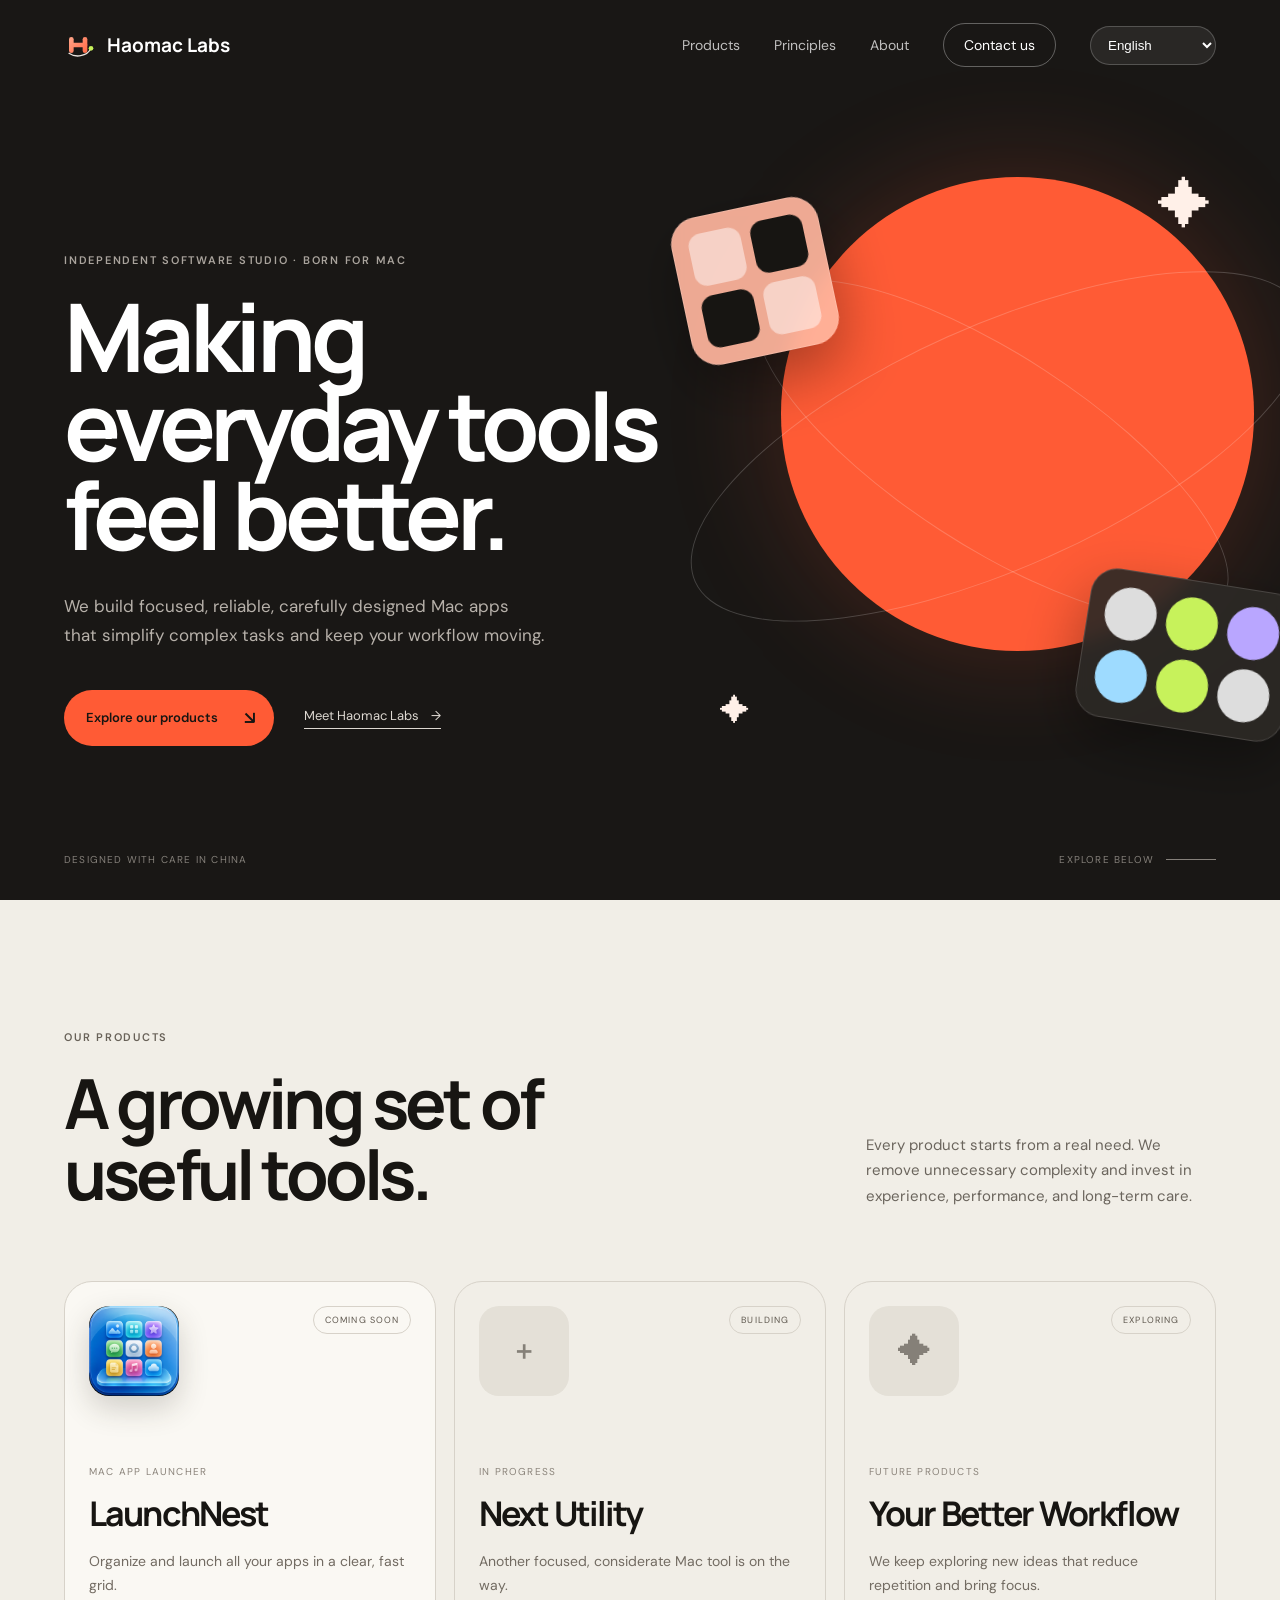
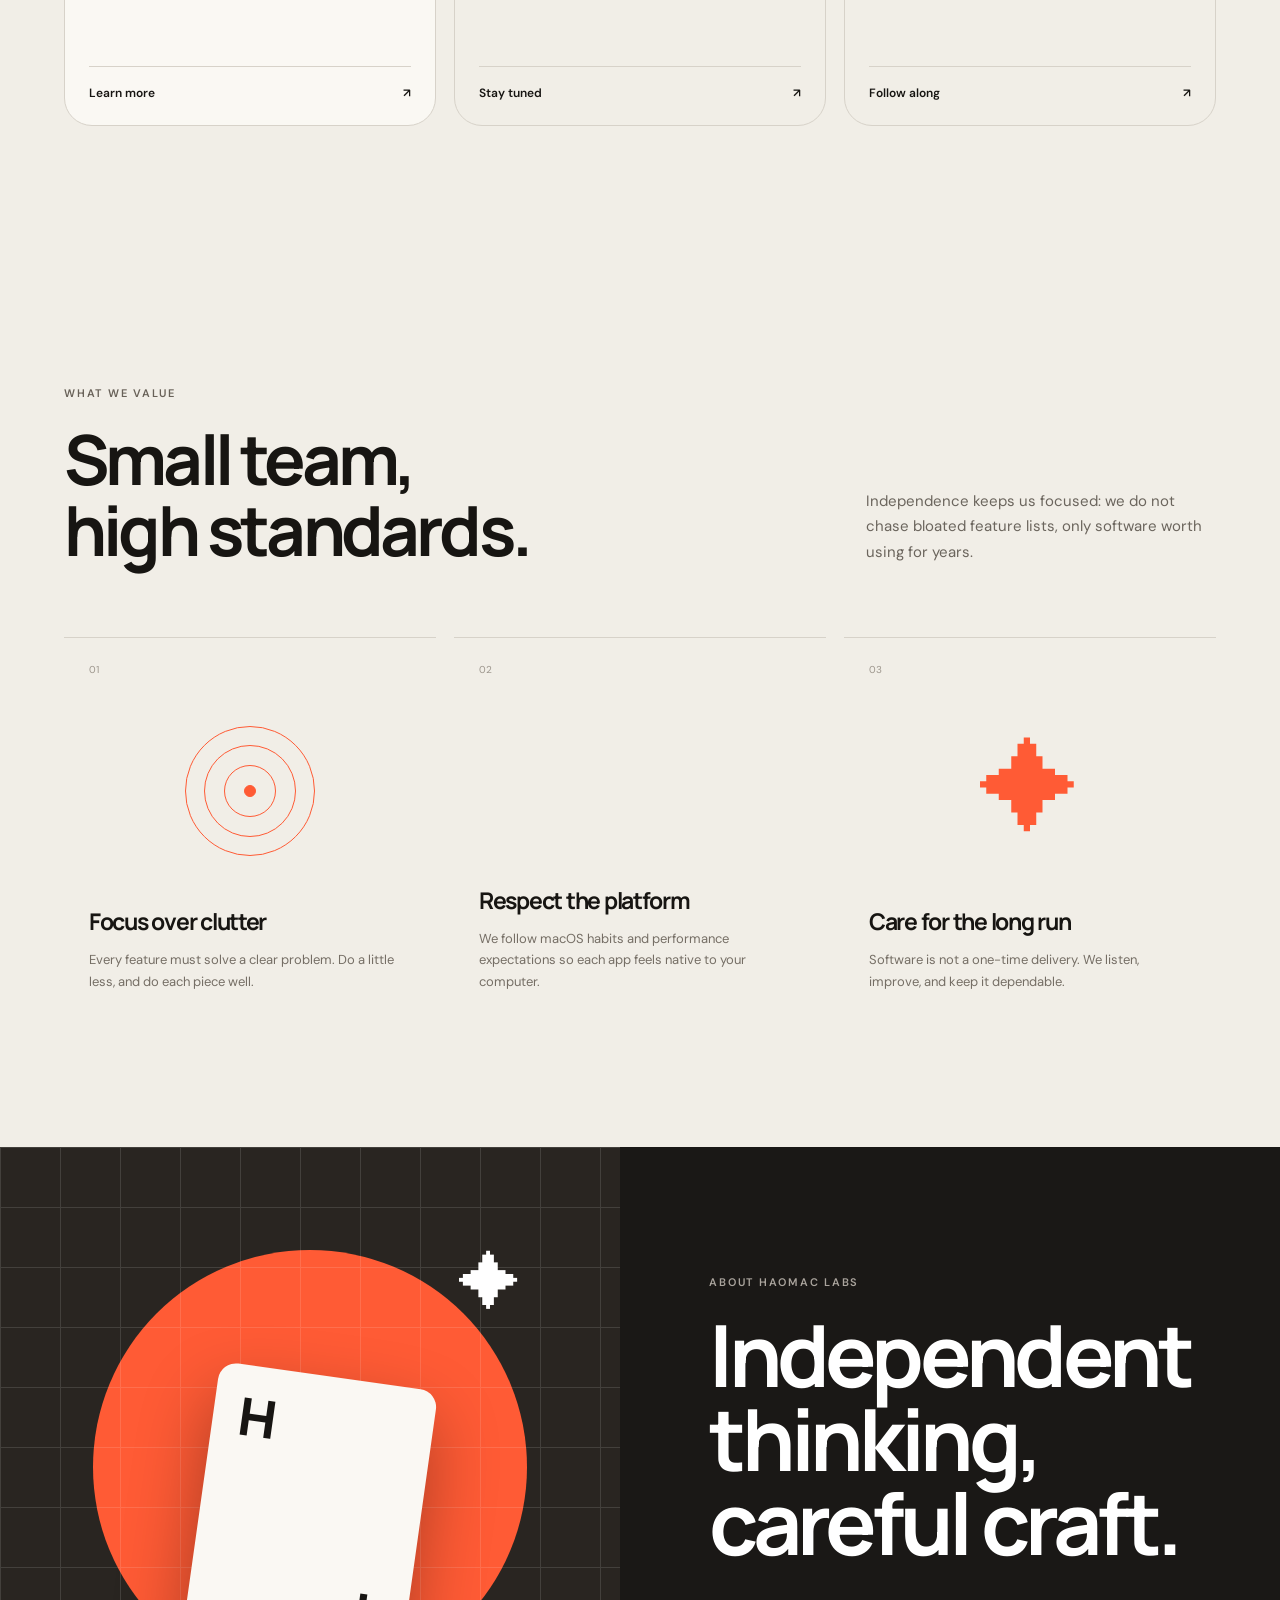
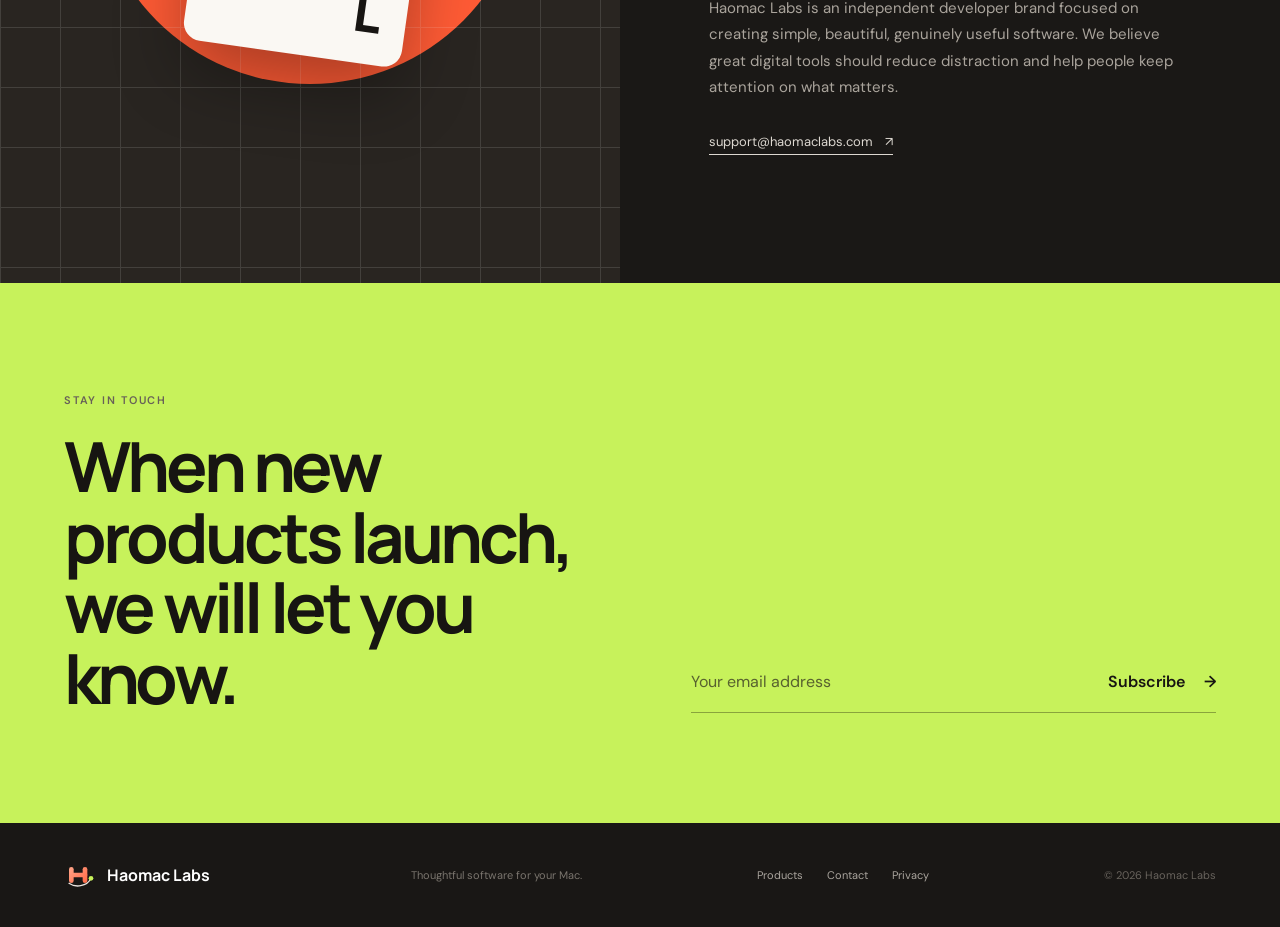
<file: index.html>
<!doctype html>
<html lang="zh-CN">
  <head>
    <meta charset="UTF-8" />
    <meta name="viewport" content="width=device-width, initial-scale=1.0" />
    <meta
      name="description"
      content="Haomac Labs creates focused, thoughtfully designed software for Mac."
    />
    <title>Haomac Labs — Thoughtful software for your Mac</title>
    <link rel="icon" type="image/svg+xml" href="assets/haomac-labs-favicon.svg" />
    <link rel="stylesheet" href="styles.css" />
    <script src="i18n.js?v=20260606c" defer></script>
    <script src="script.js?v=20260606c" defer></script>
  </head>
  <body>
    <header class="site-header">
      <a class="brand" href="#top" aria-label="Haomac Labs 首页">
        <img class="brand-mark" src="assets/haomac-labs-mark.svg" alt="" aria-hidden="true" />
        <span>Haomac Labs</span>
      </a>

      <button class="menu-button" type="button" aria-expanded="false" aria-label="打开菜单">
        <span></span><span></span>
      </button>

      <nav class="site-nav" aria-label="主导航">
        <a href="#products">产品</a>
        <a href="#principles">理念</a>
        <a href="#about">关于</a>
        <a class="nav-pill" href="mailto:support@haomaclabs.com">联系我们</a>
      </nav>
    </header>

    <main id="top">
      <section class="hero">
        <div class="hero-copy">
          <p class="eyebrow light">独立软件工作室 · 为 Mac 而生</p>
          <h1>让日常工具<br />变得更好用。</h1>
          <p class="hero-intro">
            我们打造专注、可靠、精心设计的 Mac 应用，
            让复杂的事情变简单，让你的工作流更流畅。
          </p>
          <div class="hero-actions">
            <a class="button primary" href="#products">探索我们的产品 <span>↘</span></a>
            <a class="text-link light" href="#about">认识 Haomac Labs <span>→</span></a>
          </div>
        </div>

        <div class="hero-art" aria-hidden="true">
          <div class="orbit orbit-one"></div>
          <div class="orbit orbit-two"></div>
          <div class="sun"></div>
          <div class="tile tile-one"><span></span><span></span><span></span><span></span></div>
          <div class="tile tile-two"><i></i><i></i><i></i><i></i><i></i><i></i></div>
          <div class="spark spark-one">✦</div>
          <div class="spark spark-two">✦</div>
        </div>

        <div class="hero-foot">
          <span>Designed with care in China</span>
          <span class="scroll-hint">向下探索 <i></i></span>
        </div>
      </section>

      <section class="section products-section" id="products">
        <div class="section-heading reveal">
          <div>
            <p class="eyebrow">我们的产品</p>
            <h2>一个不断成长的<br />好工具集合。</h2>
          </div>
          <p>
            每款产品都源于真实需求。我们删去不必要的复杂，
            把时间用在体验、性能与长期维护上。
          </p>
        </div>

        <div class="product-grid" id="product-grid"></div>
      </section>

      <section class="section principles-section" id="principles">
        <div class="section-heading reveal">
          <div>
            <p class="eyebrow">我们的坚持</p>
            <h2>小团队，<br />高标准。</h2>
          </div>
          <p>
            独立让我们能够保持专注：不追逐臃肿功能，只构建值得长期使用的软件。
          </p>
        </div>

        <div class="principle-grid">
          <article class="principle-card reveal">
            <span class="principle-number">01</span>
            <div class="principle-symbol symbol-focus"><i></i></div>
            <h3>专注，胜过堆砌</h3>
            <p>每个功能都必须解决明确问题。做得少一点，但把每一点做好。</p>
          </article>
          <article class="principle-card reveal">
            <span class="principle-number">02</span>
            <div class="principle-symbol symbol-native"><i></i><i></i><i></i></div>
            <h3>尊重平台</h3>
            <p>遵循 macOS 的习惯与性能标准，让应用自然融入你的电脑。</p>
          </article>
          <article class="principle-card reveal">
            <span class="principle-number">03</span>
            <div class="principle-symbol symbol-care">✦</div>
            <h3>长期用心维护</h3>
            <p>软件不是一次性交付。我们持续倾听、改进，并保持可靠。</p>
          </article>
        </div>
      </section>

      <section class="about-section" id="about">
        <div class="about-art reveal" aria-hidden="true">
          <div class="about-disc"></div>
          <div class="about-grid"></div>
          <div class="about-star">✦</div>
          <div class="about-card"><span>H</span><span>L</span></div>
        </div>
        <div class="about-copy reveal">
          <p class="eyebrow light">关于 Haomac Labs</p>
          <h2>独立思考，<br />认真创造。</h2>
          <p>
            Haomac Labs 是一个独立开发者品牌，专注于创造简单、漂亮且真正实用的软件。
            我们相信，优秀的数字工具应当减少干扰，帮助人们把注意力留给重要的事。
          </p>
          <a class="text-link light" href="mailto:support@haomaclabs.com">
            support@haomaclabs.com <span>↗</span>
          </a>
        </div>
      </section>

      <section class="newsletter-section">
        <div>
          <p class="eyebrow">保持联系</p>
          <h2>新品发布时，<br />我们告诉你。</h2>
        </div>
        <form class="newsletter-form">
          <label class="sr-only" for="email">邮箱地址</label>
          <input id="email" type="email" placeholder="你的邮箱地址" required />
          <button type="submit">订阅动态 <span>→</span></button>
          <p class="form-status" aria-live="polite"></p>
        </form>
      </section>
    </main>

    <footer>
      <a class="brand footer-brand" href="#top">
        <img class="brand-mark" src="assets/haomac-labs-mark.svg" alt="" aria-hidden="true" />
        <span>Haomac Labs</span>
      </a>
      <p>Thoughtful software for your Mac.</p>
      <div class="footer-links">
        <a href="#products">产品</a>
        <a href="mailto:support@haomaclabs.com">联系</a>
        <a href="privacy.html">隐私</a>
      </div>
      <span class="copyright">© <span id="year"></span> Haomac Labs</span>
    </footer>

    <template id="product-card-template">
      <article class="product-card reveal">
        <div class="product-top">
          <img class="product-icon" alt="" />
          <span class="product-status"></span>
        </div>
        <div>
          <p class="product-category"></p>
          <h3 class="product-name"></h3>
          <p class="product-description"></p>
        </div>
        <a class="product-link"><span class="product-link-text"></span><span>↗</span></a>
      </article>
    </template>
  </body>
</html>
</file>
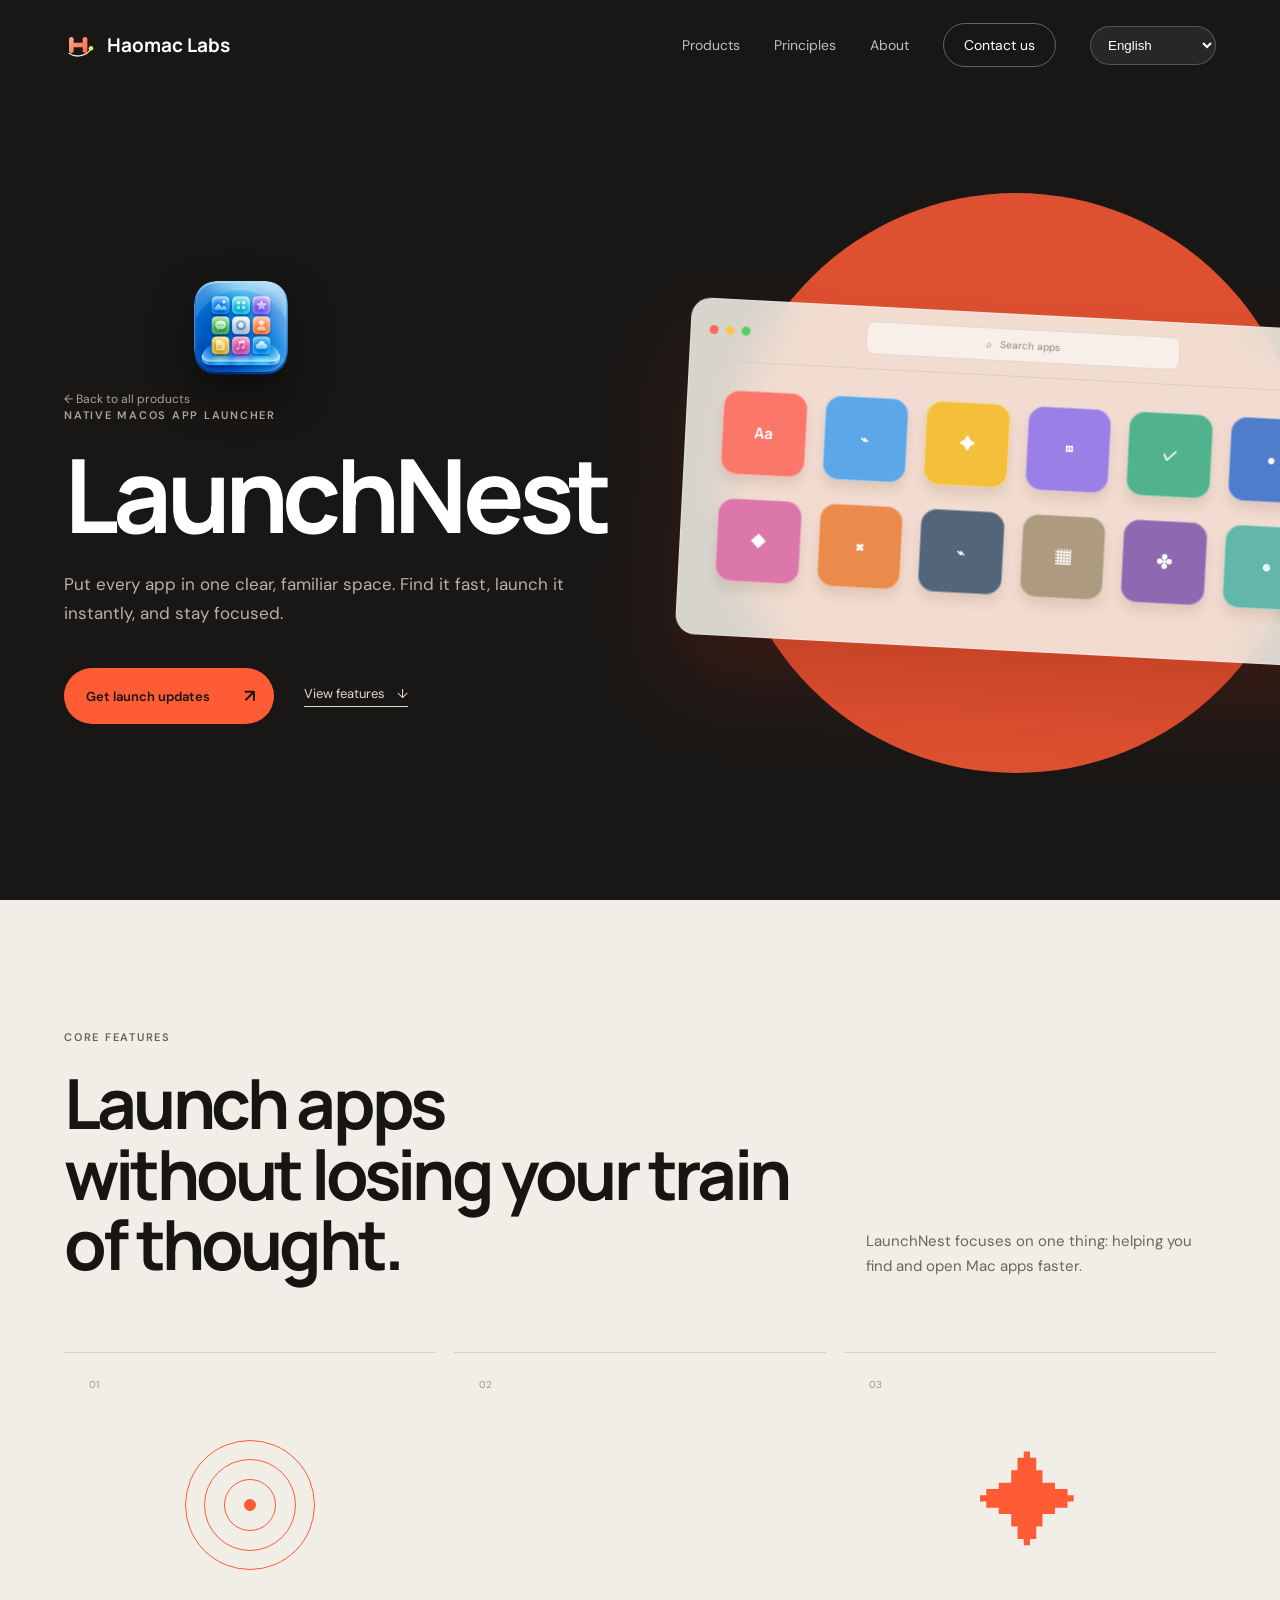
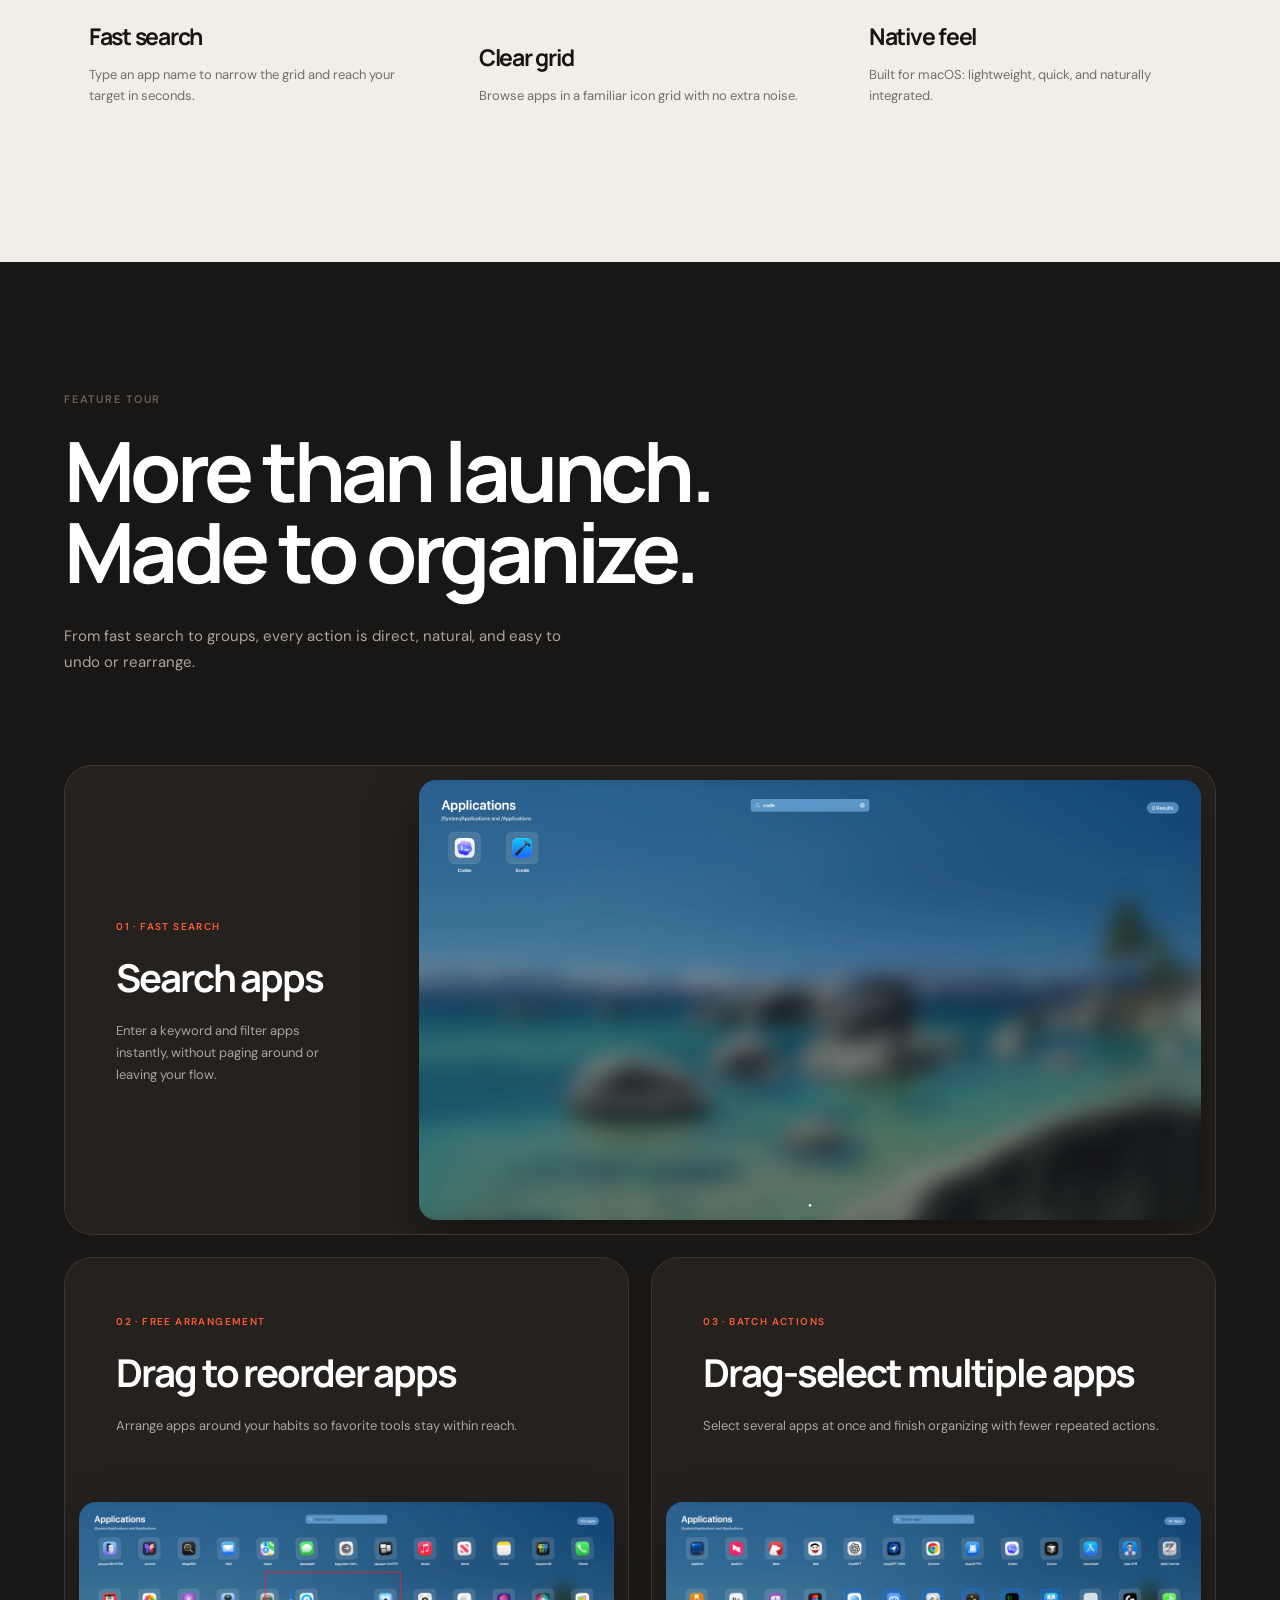
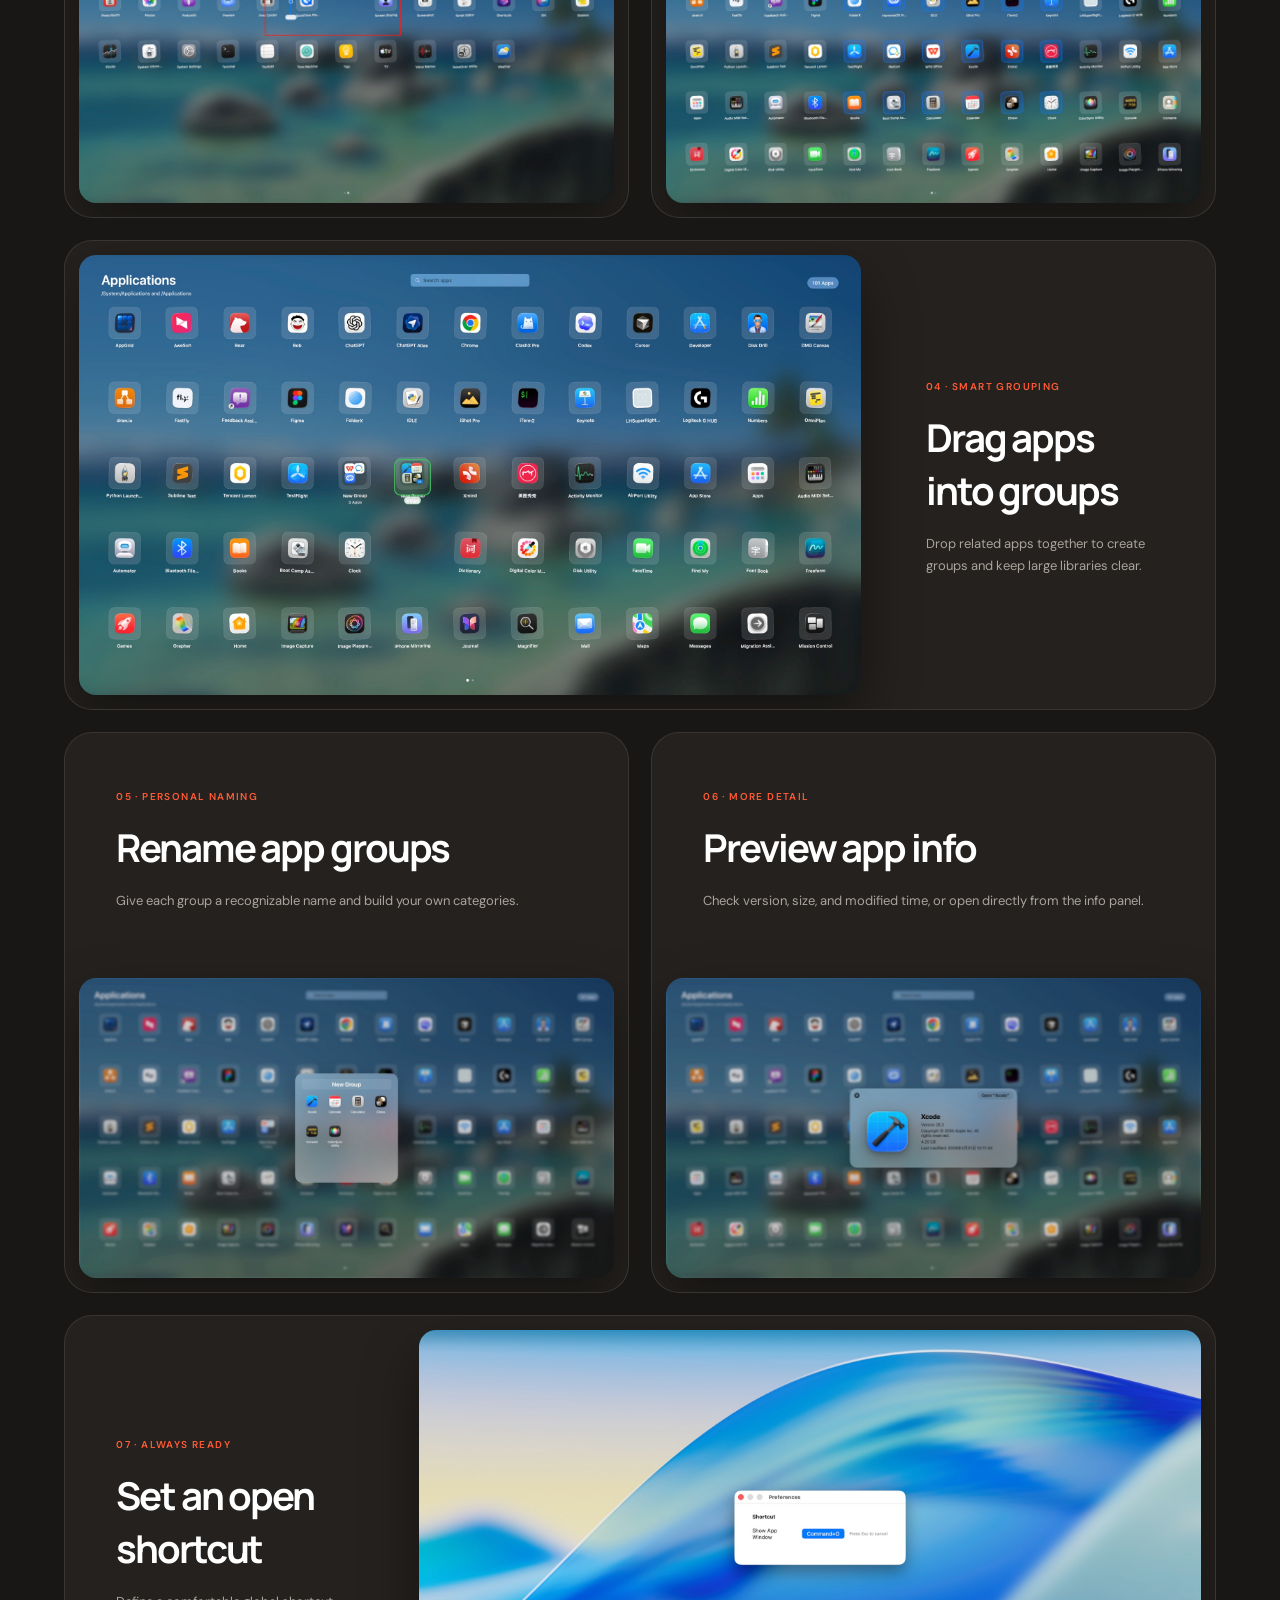
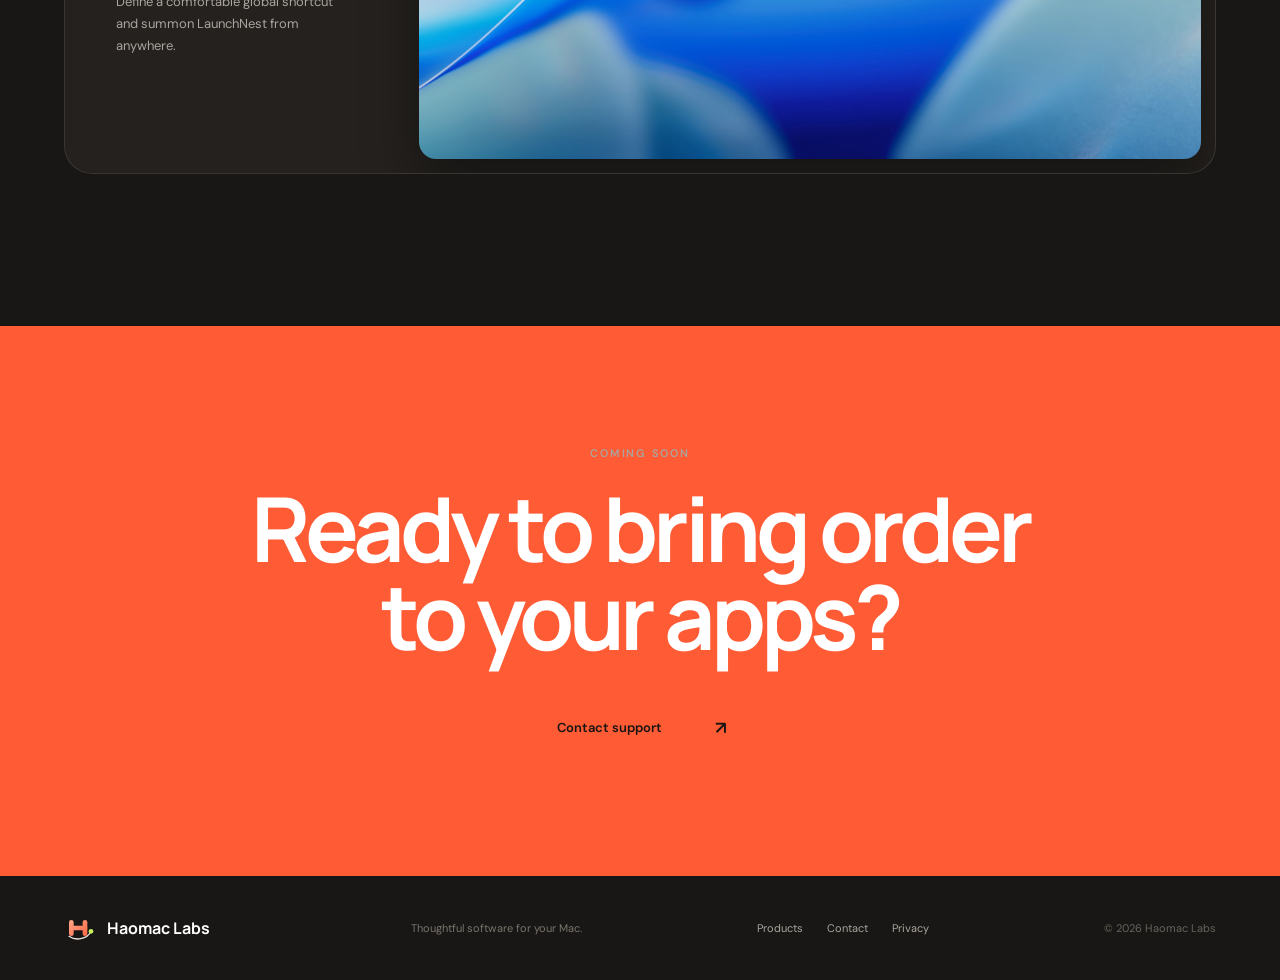
<file: launch-nest.html>
<!doctype html>
<html lang="zh-CN">
  <head>
    <meta charset="UTF-8" />
    <meta name="viewport" content="width=device-width, initial-scale=1.0" />
    <meta name="description" content="LaunchNest，一款清晰、快速的原生 macOS 应用启动器。" />
    <title>LaunchNest — Haomac Labs</title>
    <link rel="icon" type="image/svg+xml" href="assets/haomac-labs-favicon.svg" />
    <link rel="stylesheet" href="styles.css" />
    <script src="i18n.js?v=20260606c" defer></script>
    <script src="product.js" defer></script>
  </head>
  <body class="product-page">
    <header class="site-header">
      <a class="brand" href="index.html" aria-label="返回 Haomac Labs 首页">
        <img class="brand-mark" src="assets/haomac-labs-mark.svg" alt="" aria-hidden="true" />
        <span>Haomac Labs</span>
      </a>
      <button class="menu-button" type="button" aria-expanded="false" aria-label="打开菜单">
        <span></span><span></span>
      </button>
      <nav class="site-nav" aria-label="主导航">
        <a href="index.html#products">产品</a>
        <a href="index.html#principles">理念</a>
        <a href="index.html#about">关于</a>
        <a class="nav-pill" href="mailto:support@haomaclabs.com">联系我们</a>
      </nav>
    </header>

    <main>
      <section class="product-hero">
        <div class="product-hero-copy">
          <a class="back-link" href="index.html#products">← 返回全部产品</a>
          <img class="product-page-icon" src="assets/launchnest-icon.png" alt="LaunchNest 图标" />
          <p class="eyebrow light">原生 macOS 应用启动器</p>
          <h1>LaunchNest</h1>
          <p class="product-lead">
            把所有应用安放在一个清晰、熟悉的空间里。快速找到，立即启动，继续专注。
          </p>
          <div class="hero-actions">
            <a class="button primary" href="mailto:support@haomaclabs.com?subject=LaunchNest">获取发布通知 <span>↗</span></a>
            <a class="text-link light" href="#features">查看功能 <span>↓</span></a>
          </div>
        </div>
        <div class="product-visual" aria-hidden="true">
          <div class="showcase-glow"></div>
          <div class="mac-window">
            <div class="window-bar">
              <div class="traffic"><i></i><i></i><i></i></div>
              <div class="search">⌕&nbsp;&nbsp; Search apps</div><span></span>
            </div>
            <div class="apps-grid">
              <div class="mini-app coral">Aa</div><div class="mini-app sky">⌁</div>
              <div class="mini-app yellow">✦</div><div class="mini-app purple">◫</div>
              <div class="mini-app green">✓</div><div class="mini-app blue">●</div>
              <div class="mini-app pink">◆</div><div class="mini-app orange">⌘</div>
              <div class="mini-app navy">⌁</div><div class="mini-app cream">▦</div>
              <div class="mini-app violet">✣</div><div class="mini-app mint">◉</div>
            </div>
          </div>
        </div>
      </section>

      <section class="section product-features" id="features">
        <div class="section-heading">
          <div><p class="eyebrow">核心功能</p><h2>启动应用，<br />不打断思路。</h2></div>
          <p>LaunchNest 专注于一件事：让你更快地找到并打开 Mac 上的应用。</p>
        </div>
        <div class="principle-grid">
          <article class="principle-card"><span class="principle-number">01</span><div class="principle-symbol symbol-focus"><i></i></div><h3>快速查找</h3><p>键入应用名称即可缩小范围，几秒内到达目标。</p></article>
          <article class="principle-card"><span class="principle-number">02</span><div class="principle-symbol symbol-native"><i></i><i></i><i></i></div><h3>清晰网格</h3><p>用直观的图标网格浏览应用，熟悉且没有多余干扰。</p></article>
          <article class="principle-card"><span class="principle-number">03</span><div class="principle-symbol symbol-care">✦</div><h3>原生体验</h3><p>为 macOS 打造，轻巧、快速，并自然融入系统。</p></article>
        </div>
      </section>

      <section class="feature-gallery" id="gallery">
        <div class="gallery-heading">
          <p class="eyebrow">功能一览</p>
          <h2>不只是启动，<br />更懂得整理。</h2>
          <p>从快速查找到分组整理，每个动作都直接、自然，并且随时可以撤回或重新安排。</p>
        </div>

        <article class="screenshot-feature screenshot-feature-wide">
          <div class="screenshot-copy">
            <span>01 · 快速查找</span>
            <h3>搜索 App</h3>
            <p>输入关键词，即时过滤应用。无需翻页，也不用离开当前工作流。</p>
          </div>
          <div class="screenshot-frame">
            <img src="assets/launch-nest/search-app.jpg" width="2240" height="1260" alt="LaunchNest 根据 code 关键词搜索并显示 Codex 和 Xcode" loading="lazy" />
          </div>
        </article>

        <div class="screenshot-pair">
          <article class="screenshot-feature">
            <div class="screenshot-copy">
              <span>02 · 自由排列</span>
              <h3>拖拽排序 App</h3>
              <p>按照自己的使用习惯重新排列应用，让常用工具始终处于顺手的位置。</p>
            </div>
            <div class="screenshot-frame">
              <img src="assets/launch-nest/reorder-apps.jpg" width="2240" height="1260" alt="在 LaunchNest 网格中拖拽应用调整排序" loading="lazy" />
            </div>
          </article>
          <article class="screenshot-feature">
            <div class="screenshot-copy">
              <span>03 · 批量操作</span>
              <h3>拖拽多选 App</h3>
              <p>一次选中多个应用，减少重复操作，更快完成整理。</p>
            </div>
            <div class="screenshot-frame">
              <img src="assets/launch-nest/multi-select-apps.jpg" width="2240" height="1260" alt="LaunchNest 中多个应用被同时选中" loading="lazy" />
            </div>
          </article>
        </div>

        <article class="screenshot-feature screenshot-feature-wide screenshot-feature-reverse">
          <div class="screenshot-copy">
            <span>04 · 智能分组</span>
            <h3>拖拽合并 App 分组</h3>
            <p>把相关应用拖到一起即可建立分组，让大型应用库依然保持清晰。</p>
          </div>
          <div class="screenshot-frame">
            <img src="assets/launch-nest/merge-groups.jpg" width="2240" height="1260" alt="在 LaunchNest 中拖拽应用合并为新分组" loading="lazy" />
          </div>
        </article>

        <div class="screenshot-pair">
          <article class="screenshot-feature">
            <div class="screenshot-copy">
              <span>05 · 个性命名</span>
              <h3>修改 App 分组命名</h3>
              <p>为每个分组起一个容易识别的名称，建立属于自己的分类方式。</p>
            </div>
            <div class="screenshot-frame">
              <img src="assets/launch-nest/rename-group.jpg" width="2240" height="1260" alt="LaunchNest 中正在为应用分组修改名称" loading="lazy" />
            </div>
          </article>
          <article class="screenshot-feature">
            <div class="screenshot-copy">
              <span>06 · 详细了解</span>
              <h3>预览 App 信息</h3>
              <p>查看应用版本、大小和修改时间，也可以从信息面板直接打开。</p>
            </div>
            <div class="screenshot-frame">
              <img src="assets/launch-nest/preview-app-info.jpg" width="2240" height="1260" alt="LaunchNest 中显示 Xcode 的应用详细信息" loading="lazy" />
            </div>
          </article>
        </div>

        <article class="screenshot-feature screenshot-feature-wide">
          <div class="screenshot-copy">
            <span>07 · 随叫随到</span>
            <h3>设置打开快捷键</h3>
            <p>定义顺手的全局快捷键，在任何场景快速唤起 LaunchNest。</p>
          </div>
          <div class="screenshot-frame">
            <img src="assets/launch-nest/set-shortcut.jpg" width="2240" height="1228" alt="LaunchNest 偏好设置中配置打开窗口快捷键" loading="lazy" />
          </div>
        </article>
      </section>

      <section class="product-cta">
        <p class="eyebrow light">即将发布</p>
        <h2>准备好让应用<br />井然有序了吗？</h2>
        <a class="button primary" href="mailto:support@haomaclabs.com?subject=LaunchNest">联系支持 <span>↗</span></a>
      </section>
    </main>

    <footer>
      <a class="brand footer-brand" href="index.html"><img class="brand-mark" src="assets/haomac-labs-mark.svg" alt="" aria-hidden="true" /><span>Haomac Labs</span></a>
      <p>Thoughtful software for your Mac.</p>
      <div class="footer-links"><a href="index.html#products">产品</a><a href="mailto:support@haomaclabs.com">联系</a><a href="privacy.html">隐私</a></div>
      <span class="copyright">© <span id="year"></span> Haomac Labs</span>
    </footer>
  </body>
</html>
</file>
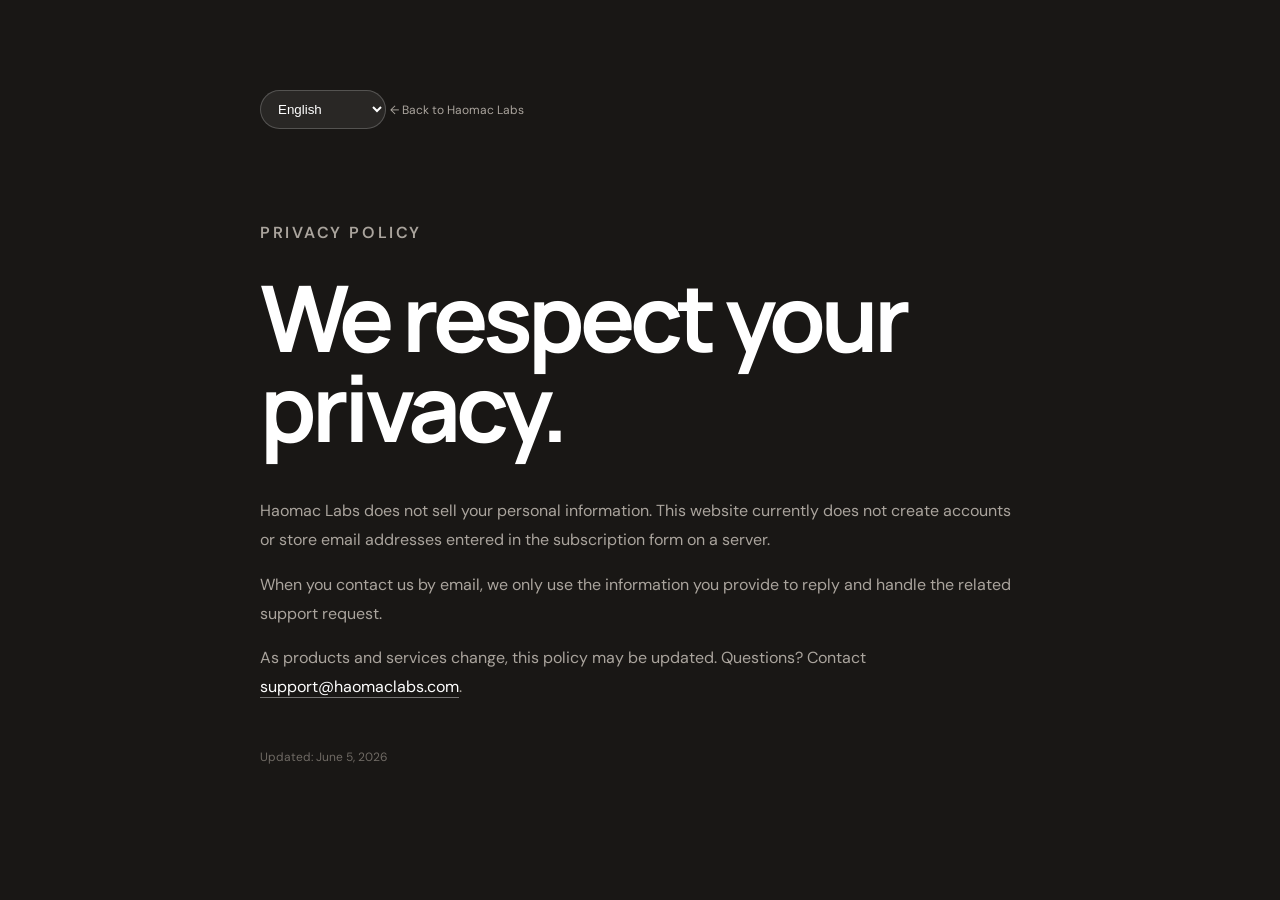
<file: privacy.html>
<!doctype html>
<html lang="zh-CN">
  <head>
    <meta charset="UTF-8" />
    <meta name="viewport" content="width=device-width, initial-scale=1.0" />
    <title>隐私政策 — Haomac Labs</title>
    <link rel="icon" type="image/svg+xml" href="assets/haomac-labs-favicon.svg" />
    <link rel="stylesheet" href="styles.css" />
    <script src="i18n.js?v=20260606c" defer></script>
  </head>
  <body class="legal-page">
    <main class="legal-content">
      <a class="back-link" href="index.html">← 返回 Haomac Labs</a>
      <p class="eyebrow">隐私政策</p>
      <h1>尊重你的隐私。</h1>
      <p>Haomac Labs 不会出售你的个人信息。当前网站不会创建账户，也不会在服务器上保存订阅表单中输入的邮箱。</p>
      <p>当你通过电子邮件联系我们时，我们只会使用你提供的信息来回复并处理相关支持请求。</p>
      <p>随着产品和服务更新，本政策可能相应调整。如有疑问，请联系 <a href="mailto:support@haomaclabs.com">support@haomaclabs.com</a>。</p>
      <p class="legal-date">更新日期：2026 年 6 月 5 日</p>
    </main>
  </body>
</html>
</file>
<file: styles.css>
@import url("https://fonts.googleapis.com/css2?family=DM+Sans:wght@400;500;600&family=Manrope:wght@500;600;700;800&display=swap");

:root {
  --ink: #171512;
  --paper: #f1eee7;
  --paper-light: #faf8f3;
  --line: #d7d2c9;
  --orange: #ff5b35;
  --peach: #ffac91;
  --lime: #c7f25b;
  --violet: #b9a6ff;
  --blue: #9edbff;
  --radius: 28px;
}

* { box-sizing: border-box; }
html { scroll-behavior: smooth; }
body {
  margin: 0;
  color: var(--ink);
  background: var(--paper);
  font-family: "DM Sans", -apple-system, BlinkMacSystemFont, "Segoe UI", sans-serif;
  -webkit-font-smoothing: antialiased;
}
a { color: inherit; text-decoration: none; }
button, input { font: inherit; }

.site-header {
  position: absolute;
  z-index: 10;
  top: 0;
  left: 0;
  width: 100%;
  height: 90px;
  padding: 0 5vw;
  display: flex;
  align-items: center;
  justify-content: space-between;
  color: white;
}
.brand { display: flex; align-items: center; gap: 11px; font: 700 19px/1 "Manrope", sans-serif; }
.brand-mark { width: 32px; height: 32px; display: block; transition: transform .3s ease; }
.brand:hover .brand-mark { transform: rotate(-5deg) scale(1.06); }
.site-nav { display: flex; align-items: center; gap: 34px; font-size: 14px; }
.site-nav > a:not(.nav-pill) { opacity: .72; transition: opacity .2s; }
.site-nav > a:hover { opacity: 1; }
.nav-pill { padding: 12px 20px; border: 1px solid #ffffff52; border-radius: 30px; }
.menu-button { display: none; }
.language-switcher { display: inline-flex; align-items: center; }
.language-switcher select {
  max-width: 150px;
  padding: 10px 30px 10px 13px;
  border: 1px solid #ffffff34;
  border-radius: 999px;
  color: inherit;
  background: #ffffff12;
  outline: 0;
  cursor: pointer;
}
.language-switcher option { color: var(--ink); background: var(--paper-light); }
:root[dir="rtl"] body { direction: rtl; }
:root[dir="rtl"] .hero-actions,
:root[dir="rtl"] .site-nav,
:root[dir="rtl"] .footer-links,
:root[dir="rtl"] .brand,
:root[dir="rtl"] .scroll-hint { direction: rtl; }
:root[dir="rtl"] .hero-art { right: auto; left: -2vw; transform: scaleX(-1); }
:root[dir="rtl"] h1,
:root[dir="rtl"] h2,
:root[dir="rtl"] h3 { letter-spacing: 0; }

.hero {
  position: relative;
  min-height: 720px;
  height: 100vh;
  max-height: 920px;
  padding: 16vh 5vw 5vh;
  display: flex;
  align-items: center;
  overflow: hidden;
  color: white;
  background: #191715;
}
.hero-copy { position: relative; z-index: 2; width: min(610px, 48vw); }
.eyebrow { margin: 0 0 24px; color: #686158; font-size: 11px; font-weight: 600; letter-spacing: .16em; text-transform: uppercase; }
.eyebrow.light { color: #aaa49d; }
h1, h2, h3 { margin: 0; font-family: "Manrope", sans-serif; letter-spacing: -.055em; }
h1 { font-size: clamp(64px, 7.4vw, 112px); line-height: .94; font-weight: 700; }
:root[lang^="zh"] h1,
:root[lang^="zh"] h2,
:root[lang^="zh"] h3,
:root[lang="ja"] h1,
:root[lang="ja"] h2,
:root[lang="ja"] h3,
:root[lang="ko"] h1,
:root[lang="ko"] h2,
:root[lang="ko"] h3,
:root[lang="ar"] h1,
:root[lang="ar"] h2,
:root[lang="ar"] h3 {
  font-family: -apple-system, BlinkMacSystemFont, "PingFang SC", "Hiragino Sans", "Hiragino Kaku Gothic ProN", "Yu Gothic", "Noto Sans CJK SC", "Noto Sans Arabic", sans-serif;
  letter-spacing: 0;
  line-height: 1.08;
}
:root[lang^="zh"] h1,
:root[lang="ja"] h1,
:root[lang="ko"] h1,
:root[lang="ar"] h1 { font-weight: 800; }
:root[lang^="zh"] h1,
:root[lang="ja"] h1,
:root[lang="ko"] h1,
:root[lang="ar"] h1 { font-size: clamp(56px, 6.4vw, 96px); }
.hero-intro { width: min(480px, 100%); margin: 34px 0 40px; color: #b7b1aa; font-size: 17px; line-height: 1.7; }
.hero-actions { display: flex; align-items: center; gap: 30px; }
.button { display: inline-flex; align-items: center; justify-content: space-between; min-width: 210px; padding: 16px 18px 16px 22px; border-radius: 100px; font-size: 13px; font-weight: 600; transition: transform .25s, background .25s; }
.button span { font-size: 18px; }
.button:hover { transform: translateY(-3px); }
.button.primary { color: var(--ink); background: var(--orange); }
.button.primary:hover { background: #ff7658; }
.button.pale { color: var(--ink); background: var(--paper-light); }
.text-link { display: inline-flex; align-items: center; gap: 12px; padding-bottom: 4px; border-bottom: 1px solid currentColor; font-size: 13px; }
.text-link.light { color: #ddd8d1; }
.text-link span { transition: transform .2s; }
.text-link:hover span { transform: translateX(4px); }

.hero-art { position: absolute; right: -2vw; top: 9%; width: 52vw; height: 82%; }
.sun { position: absolute; width: 37vw; height: 37vw; max-width: 570px; max-height: 570px; right: 4vw; top: 13%; border-radius: 50%; background: var(--orange); box-shadow: 0 0 120px #ff5b3533; }
.orbit { position: absolute; z-index: 1; border: 1px solid #ffffff31; border-radius: 50%; transform: rotate(-24deg); }
.orbit-one { width: 52vw; height: 19vw; right: -2vw; top: 33%; }
.orbit-two { width: 43vw; height: 15vw; right: 3vw; top: 37%; transform: rotate(33deg); }
.tile { position: absolute; z-index: 2; display: grid; padding: 16px; border: 1px solid #ffffff24; border-radius: 27px; backdrop-filter: blur(10px); box-shadow: 0 24px 60px #0005; }
.tile-one { width: 150px; height: 150px; top: 17%; left: 6%; grid-template-columns: repeat(2, 1fr); gap: 10px; transform: rotate(-12deg); background: #ffb69eeb; }
.tile-one span { border-radius: 13px; background: #fff7; }
.tile-one span:nth-child(2), .tile-one span:nth-child(3) { background: #171512; }
.tile-two { width: 210px; height: 150px; right: 2%; bottom: 12%; grid-template-columns: repeat(3, 1fr); gap: 10px; transform: rotate(9deg); background: #2b2825e8; }
.tile-two i { border-radius: 50%; background: #ddd; }
.tile-two i:nth-child(2), .tile-two i:nth-child(5) { background: var(--lime); }
.tile-two i:nth-child(3) { background: var(--violet); }
.tile-two i:nth-child(4) { background: var(--blue); }
.spark { position: absolute; z-index: 2; font-size: 54px; color: #fff0e8; }
.spark-one { right: 14%; top: 12%; }
.spark-two { left: 12%; bottom: 12%; font-size: 30px; }
.hero-foot { position: absolute; z-index: 2; left: 5vw; right: 5vw; bottom: 34px; display: flex; justify-content: space-between; color: #85807a; font-size: 10px; letter-spacing: .12em; text-transform: uppercase; }
.scroll-hint { display: flex; align-items: center; gap: 12px; }
.scroll-hint i { display: block; width: 50px; height: 1px; background: currentColor; }

.section { padding: 130px 5vw; }
.section-heading { display: grid; grid-template-columns: 1fr 350px; align-items: end; gap: 60px; margin-bottom: 72px; }
.section-heading h2, .newsletter-section h2 { font-size: clamp(48px, 5.4vw, 80px); line-height: 1.02; }
:root[lang^="zh"] .section-heading h2,
:root[lang="ja"] .section-heading h2,
:root[lang="ko"] .section-heading h2,
:root[lang="ar"] .section-heading h2,
:root[lang^="zh"] .newsletter-section h2,
:root[lang="ja"] .newsletter-section h2,
:root[lang="ko"] .newsletter-section h2,
:root[lang="ar"] .newsletter-section h2 { line-height: 1.12; }
:root[lang^="zh"] .section-heading h2,
:root[lang="ja"] .section-heading h2,
:root[lang="ko"] .section-heading h2,
:root[lang="ar"] .section-heading h2,
:root[lang^="zh"] .newsletter-section h2,
:root[lang="ja"] .newsletter-section h2,
:root[lang="ko"] .newsletter-section h2,
:root[lang="ar"] .newsletter-section h2 { font-size: clamp(42px, 4.6vw, 68px); }
.section-heading > p { margin: 0; color: #6b655d; font-size: 15px; line-height: 1.7; }
.product-grid { display: grid; grid-template-columns: repeat(3, 1fr); gap: 18px; }
.product-card { min-height: 445px; padding: 24px; display: flex; flex-direction: column; justify-content: space-between; border: 1px solid var(--line); border-radius: var(--radius); background: var(--paper-light); transition: transform .3s, box-shadow .3s; }
.product-card:hover { transform: translateY(-7px); box-shadow: 0 20px 50px #39302012; }
.product-card.coming-soon { background: transparent; }
.product-top { display: flex; align-items: start; justify-content: space-between; }
.product-icon { width: 90px; height: 90px; border-radius: 20px; box-shadow: 0 12px 30px #342b2333; }
.product-status { padding: 7px 11px; color: #5e574e; border: 1px solid var(--line); border-radius: 30px; font-size: 9px; letter-spacing: .12em; text-transform: uppercase; }
.product-category { margin: 0 0 12px; color: #8b847b; font-size: 10px; letter-spacing: .12em; text-transform: uppercase; }
:root[lang^="zh"] .eyebrow,
:root[lang^="zh"] .product-status,
:root[lang^="zh"] .product-category,
:root[lang="ja"] .eyebrow,
:root[lang="ja"] .product-status,
:root[lang="ja"] .product-category,
:root[lang="ko"] .eyebrow,
:root[lang="ko"] .product-status,
:root[lang="ko"] .product-category,
:root[lang="ar"] .eyebrow,
:root[lang="ar"] .product-status,
:root[lang="ar"] .product-category {
  letter-spacing: .04em;
  text-transform: none;
}
.product-name { font-size: 34px; }
.product-description { margin: 14px 0 0; color: #726b62; font-size: 14px; line-height: 1.65; }
.product-link { padding-top: 18px; display: flex; justify-content: space-between; border-top: 1px solid var(--line); font-size: 12px; font-weight: 600; }
.placeholder-icon { width: 90px; height: 90px; display: grid; place-items: center; border-radius: 20px; color: #858078; background: #e4e0d7; font: 600 32px/1 "Manrope"; }

.feature-section { min-height: 760px; padding: 115px 5vw; display: grid; grid-template-columns: .8fr 1.2fr; align-items: center; gap: 6vw; overflow: hidden; color: white; background: #ff5b35; }
.feature-copy { position: relative; z-index: 2; }
.feature-copy h2, .about-copy h2 { font-size: clamp(55px, 6.7vw, 96px); line-height: .98; }
:root[lang^="zh"] .feature-copy h2,
:root[lang="ja"] .feature-copy h2,
:root[lang="ko"] .feature-copy h2,
:root[lang="ar"] .feature-copy h2,
:root[lang^="zh"] .about-copy h2,
:root[lang="ja"] .about-copy h2,
:root[lang="ko"] .about-copy h2,
:root[lang="ar"] .about-copy h2 { font-size: clamp(46px, 5.5vw, 78px); line-height: 1.12; }
.feature-copy > p:not(.eyebrow), .about-copy > p:not(.eyebrow) { margin: 30px 0; color: #522014c7; font-size: 15px; line-height: 1.75; }
.feature-list { margin: 0 0 36px; padding: 0; list-style: none; border-top: 1px solid #6627173b; }
.feature-list li { padding: 13px 0; display: flex; gap: 25px; border-bottom: 1px solid #6627173b; font-size: 13px; }
.feature-list span { color: #69291b8c; font-size: 10px; }
.app-showcase { position: relative; min-height: 550px; display: grid; place-items: center; }
.showcase-glow { position: absolute; width: 580px; height: 580px; border-radius: 50%; background: #ff9478; }
.mac-window { position: relative; z-index: 1; width: min(680px, 52vw); padding-bottom: 26px; overflow: hidden; border: 1px solid #fff5; border-radius: 20px; background: #f5f1e9dc; box-shadow: 0 45px 80px #87210f45; transform: rotate(3deg); backdrop-filter: blur(18px); }
.window-bar { height: 62px; padding: 0 18px; display: grid; grid-template-columns: 1fr 2fr 1fr; align-items: center; border-bottom: 1px solid #d5d0c7; }
.traffic { display: flex; gap: 7px; }
.traffic i { width: 9px; height: 9px; border-radius: 50%; background: #ff6959; }
.traffic i:nth-child(2) { background: #ffc64d; }
.traffic i:nth-child(3) { background: #54cf63; }
.search { padding: 9px; color: #8d8780; border: 1px solid #ded9d0; border-radius: 9px; background: #fff8; font-size: 10px; text-align: center; }
.apps-grid { padding: 28px 36px; display: grid; grid-template-columns: repeat(6, 1fr); gap: 24px 18px; }
.mini-app { aspect-ratio: 1; display: grid; place-items: center; color: white; border-radius: 16px; font: 700 15px/1 "Manrope"; box-shadow: inset 0 0 0 1px #fff5, 0 8px 12px #54311b1e; }
.coral { background: #fb776a; }.sky { background: #5ba7e8; }.yellow { background: #f4bf3a; }.purple { background: #9a7fe7; }
.green { background: #50b38d; }.blue { background: #507ccc; }.pink { background: #dc77a9; }.orange { background: #ea8b4b; }
.navy { background: #526579; }.cream { background: #ae9b7f; }.violet { background: #8d69b2; }.mint { background: #62b7aa; }
.floating-icon { position: absolute; z-index: 2; width: 125px; height: 125px; left: 1%; bottom: 8%; border-radius: 27px; box-shadow: 0 25px 40px #71210f72; transform: rotate(-9deg); }

.product-hero { min-height: 100vh; padding: 145px 5vw 80px; display: grid; grid-template-columns: .85fr 1.15fr; align-items: center; gap: 6vw; overflow: hidden; color: white; background: #191715; }
.product-hero-copy { position: relative; z-index: 2; }
.product-hero h1 { font-size: clamp(65px, 8vw, 120px); }
.product-page-icon { width: 94px; height: 94px; margin: 40px 0 28px; border-radius: 22px; box-shadow: 0 20px 45px #0007; }
.product-lead { max-width: 510px; margin: 28px 0 40px; color: #b7b1aa; font-size: 17px; line-height: 1.7; }
.back-link { display: inline-block; color: #aaa49d; font-size: 12px; transition: color .2s; }
.back-link:hover { color: var(--orange); }
.product-visual { position: relative; min-height: 570px; display: grid; place-items: center; }
.product-visual .showcase-glow { background: var(--orange); opacity: .85; }
.product-visual .mac-window { width: min(680px, 52vw); transform: rotate(3deg); }
.product-features { background: var(--paper); }
.feature-gallery { padding: 130px 5vw; color: white; background: #191715; }
.gallery-heading { max-width: 760px; margin-bottom: 90px; }
.gallery-heading h2 { font-size: clamp(52px, 6.5vw, 96px); line-height: .98; }
.gallery-heading > p:last-child { max-width: 520px; margin: 30px 0 0; color: #aaa49d; font-size: 15px; line-height: 1.75; }
.screenshot-feature { overflow: hidden; border: 1px solid #ffffff17; border-radius: 28px; background: #24211e; }
.screenshot-feature-wide { margin-bottom: 22px; display: grid; grid-template-columns: minmax(250px, .42fr) 1fr; align-items: center; }
.screenshot-feature-reverse { grid-template-columns: 1fr minmax(250px, .42fr); }
.screenshot-feature-reverse .screenshot-copy { order: 2; }
.screenshot-feature-reverse .screenshot-frame { order: 1; }
.screenshot-pair { margin-bottom: 22px; display: grid; grid-template-columns: repeat(2, minmax(0, 1fr)); gap: 22px; }
.screenshot-copy { padding: clamp(26px, 4vw, 58px); }
.screenshot-copy span { color: var(--orange); font-size: 10px; font-weight: 600; letter-spacing: .14em; text-transform: uppercase; }
.screenshot-copy h3 { margin-top: 16px; font-size: clamp(27px, 3vw, 42px); }
.screenshot-copy p { margin: 16px 0 0; color: #aaa49d; font-size: 13px; line-height: 1.7; }
.screenshot-frame { padding: 14px; }
.screenshot-frame img { width: 100%; height: auto; display: block; border-radius: 17px; box-shadow: 0 25px 55px #0006; }
.product-cta { padding: 120px 5vw; display: flex; flex-direction: column; align-items: center; color: white; background: var(--orange); text-align: center; }
.product-cta h2 { margin-bottom: 40px; font-size: clamp(50px, 7vw, 100px); line-height: .98; }
:root[lang^="zh"] .product-cta h2,
:root[lang="ja"] .product-cta h2,
:root[lang="ko"] .product-cta h2,
:root[lang="ar"] .product-cta h2 { font-size: clamp(44px, 5.8vw, 78px); line-height: 1.12; }
.legal-page { min-height: 100vh; color: white; background: #191715; }
.legal-content { width: min(760px, calc(100% - 40px)); margin: 0 auto; padding: 90px 0; }
.legal-content .eyebrow { margin-top: 90px; }
.legal-content h1 { margin-bottom: 45px; font-size: clamp(52px, 8vw, 92px); line-height: .98; }
.legal-content p { color: #aaa49d; font-size: 16px; line-height: 1.8; }
.legal-content p a { color: white; border-bottom: 1px solid #ffffff66; }
.legal-content .legal-date { margin-top: 45px; color: #6f6a64; font-size: 12px; }

.principle-grid { display: grid; grid-template-columns: repeat(3, 1fr); gap: 18px; }
.principle-card { min-height: 380px; padding: 25px; display: flex; flex-direction: column; border-top: 1px solid var(--line); }
.principle-number { color: #9c958c; font-size: 10px; }
.principle-symbol { position: relative; width: 130px; height: 130px; margin: auto; display: grid; place-items: center; }
.symbol-focus { border: 1px solid var(--orange); border-radius: 50%; }
.symbol-focus:before, .symbol-focus:after, .symbol-focus i { content: ""; position: absolute; border-radius: 50%; border: 1px solid var(--orange); }
.symbol-focus:before { width: 90px; height: 90px; }.symbol-focus:after { width: 50px; height: 50px; }.symbol-focus i { width: 12px; height: 12px; background: var(--orange); }
.symbol-native { grid-template-columns: repeat(3, 1fr); gap: 7px; }
.symbol-native i { height: 100%; border-radius: 50px; background: var(--ink); }
.symbol-native i:nth-child(2) { height: 60%; background: var(--orange); }
.symbol-care { color: var(--orange); font-size: 100px; }
.principle-card h3 { font-size: 23px; }
.principle-card p { margin: 12px 0 0; color: #756e65; font-size: 13px; line-height: 1.65; }

.about-section { min-height: 700px; display: grid; grid-template-columns: 1.1fr .9fr; color: white; background: #1a1816; }
.about-art { position: relative; overflow: hidden; min-height: 620px; background: #292521; }
.about-grid { position: absolute; inset: 0; opacity: .12; background-image: linear-gradient(#fff 1px, transparent 1px), linear-gradient(90deg, #fff 1px, transparent 1px); background-size: 60px 60px; }
.about-disc { position: absolute; width: 70%; aspect-ratio: 1; left: 15%; top: 14%; border-radius: 50%; background: var(--orange); }
.about-card { position: absolute; width: 220px; height: 280px; left: 50%; top: 50%; padding: 25px; display: flex; justify-content: space-between; color: var(--ink); background: var(--paper-light); border-radius: 18px; box-shadow: 0 30px 70px #0005; transform: translate(-50%, -50%) rotate(8deg); font: 800 52px/1 "Manrope"; }
.about-card span:last-child { align-self: end; }
.about-star { position: absolute; z-index: 2; right: 16%; top: 13%; color: white; font-size: 62px; }
.about-copy { padding: 10vw 7vw; align-self: center; }
.about-copy > p:not(.eyebrow) { color: #aaa49c; max-width: 470px; }

.newsletter-section { padding: 110px 5vw; display: grid; grid-template-columns: 1fr 1fr; align-items: end; gap: 8vw; background: var(--lime); }
.newsletter-form { position: relative; display: grid; grid-template-columns: 1fr auto; border-bottom: 1px solid #4c581f80; }
.newsletter-form input { min-width: 0; padding: 20px 0; border: 0; outline: 0; background: transparent; }
.newsletter-form input::placeholder { color: #58622f; }
.newsletter-form button { padding: 0; border: 0; color: var(--ink); background: transparent; cursor: pointer; font-weight: 600; }
.newsletter-form button span { margin-left: 15px; }
.form-status { position: absolute; left: 0; top: calc(100% + 12px); margin: 0; color: #4e5a27; font-size: 12px; }

footer { padding: 36px 5vw; display: grid; grid-template-columns: 1fr 1fr 1fr auto; align-items: center; gap: 25px; color: white; background: #191715; font-size: 11px; }
.footer-brand { font-size: 16px; }
footer p { margin: 0; color: #79746d; }
.footer-links { display: flex; gap: 24px; color: #aaa59e; }
.copyright { color: #68635d; }

.reveal { opacity: 0; transform: translateY(22px); transition: opacity .65s ease, transform .65s ease; }
.reveal.visible { opacity: 1; transform: translateY(0); }
.sr-only { position: absolute; width: 1px; height: 1px; padding: 0; margin: -1px; overflow: hidden; clip: rect(0,0,0,0); white-space: nowrap; border: 0; }

@media (max-width: 1000px) {
  .hero { min-height: 720px; padding-top: 140px; align-items: start; }
  .hero-copy { width: 70%; }
  .hero-art { opacity: .65; right: -20%; top: 20%; width: 70vw; }
  .product-grid, .principle-grid { grid-template-columns: repeat(2, 1fr); }
  .feature-section { grid-template-columns: 1fr; }
  .feature-copy { max-width: 600px; }
  .app-showcase { min-height: 480px; }
  .mac-window { width: min(680px, 82vw); }
  .about-section { grid-template-columns: 1fr; }
  .about-art { min-height: 540px; }
  .about-copy { padding: 90px 7vw; }
  .product-hero { grid-template-columns: 1fr; }
  .product-visual { min-height: 480px; }
  .product-visual .mac-window { width: min(680px, 82vw); }
  .screenshot-feature-wide, .screenshot-feature-reverse { grid-template-columns: 1fr; }
  .screenshot-feature-reverse .screenshot-copy, .screenshot-feature-reverse .screenshot-frame { order: initial; }
}

@media (max-width: 720px) {
  .site-header { height: 72px; padding: 0 20px; }
  .menu-button { z-index: 12; width: 40px; height: 40px; display: grid; place-items: center; border: 0; border-radius: 50%; color: white; background: #ffffff12; }
  .menu-button span { position: absolute; width: 17px; height: 1px; background: currentColor; transition: transform .2s; }
  .menu-button span:first-child { transform: translateY(-3px); }.menu-button span:last-child { transform: translateY(3px); }
  .menu-button.open span:first-child { transform: rotate(45deg); }.menu-button.open span:last-child { transform: rotate(-45deg); }
  .site-nav { position: fixed; inset: 0; padding: 120px 25px; display: none; flex-direction: column; align-items: start; gap: 30px; background: #191715f5; backdrop-filter: blur(15px); font: 600 32px/1 "Manrope"; }
  .site-nav.open { display: flex; }
  .nav-pill { padding: 0; border: 0; }
  .language-switcher select { max-width: 220px; padding: 11px 36px 11px 14px; font-size: 16px; }
  .hero { min-height: 700px; height: auto; max-height: none; padding: 135px 20px 80px; }
  .hero-copy { width: 100%; }
  h1 { font-size: clamp(54px, 15vw, 70px); }
  .hero-intro { font-size: 15px; }
  .hero-actions { align-items: start; flex-direction: column; }
  .hero-art { width: 120vw; height: 60%; right: -52%; top: 34%; opacity: .35; }
  .sun { width: 85vw; height: 85vw; }
  .tile { transform: scale(.7); }
  .hero-foot { left: 20px; right: 20px; bottom: 20px; }
  .hero-foot > span:first-child { display: none; }
  .section { padding: 85px 20px; }
  .section-heading { grid-template-columns: 1fr; gap: 25px; margin-bottom: 45px; }
  .section-heading h2, .newsletter-section h2 { font-size: 45px; }
  .product-grid, .principle-grid { grid-template-columns: 1fr; }
  .product-card { min-height: 400px; }
  .feature-section { padding: 85px 20px; gap: 40px; }
  .feature-copy h2, .about-copy h2 { font-size: 54px; }
  .app-showcase { min-height: 340px; }
  .showcase-glow { width: 90vw; height: 90vw; }
  .mac-window { width: 100%; border-radius: 14px; }
  .apps-grid { padding: 20px; grid-template-columns: repeat(4, 1fr); gap: 15px; }
  .apps-grid > *:nth-child(n+9) { display: none; }
  .floating-icon { width: 80px; height: 80px; }
  .product-hero { padding: 115px 20px 70px; }
  .product-page-icon { width: 78px; height: 78px; margin: 32px 0 24px; border-radius: 18px; }
  .product-hero h1 { font-size: 56px; }
  .product-lead { font-size: 15px; }
  .product-visual { min-height: 330px; }
  .product-visual .mac-window { width: 100%; }
  .product-cta { padding: 85px 20px; }
  .product-cta h2 { font-size: 48px; }
  .feature-gallery { padding: 85px 20px; }
  .gallery-heading { margin-bottom: 50px; }
  .gallery-heading h2 { font-size: 48px; }
  .screenshot-pair { grid-template-columns: 1fr; }
  .screenshot-feature, .screenshot-feature-wide { border-radius: 20px; }
  .screenshot-frame { padding: 8px; }
  .screenshot-frame img { border-radius: 13px; }
  .about-art { min-height: 430px; }
  .about-card { width: 170px; height: 220px; font-size: 40px; }
  .about-copy { padding: 80px 20px; }
  .newsletter-section { padding: 80px 20px 95px; grid-template-columns: 1fr; gap: 50px; }
  footer { padding: 40px 20px; grid-template-columns: 1fr; }
}

@media (prefers-reduced-motion: reduce) {
  html { scroll-behavior: auto; }
  .reveal { opacity: 1; transform: none; transition: none; }
}
</file>
